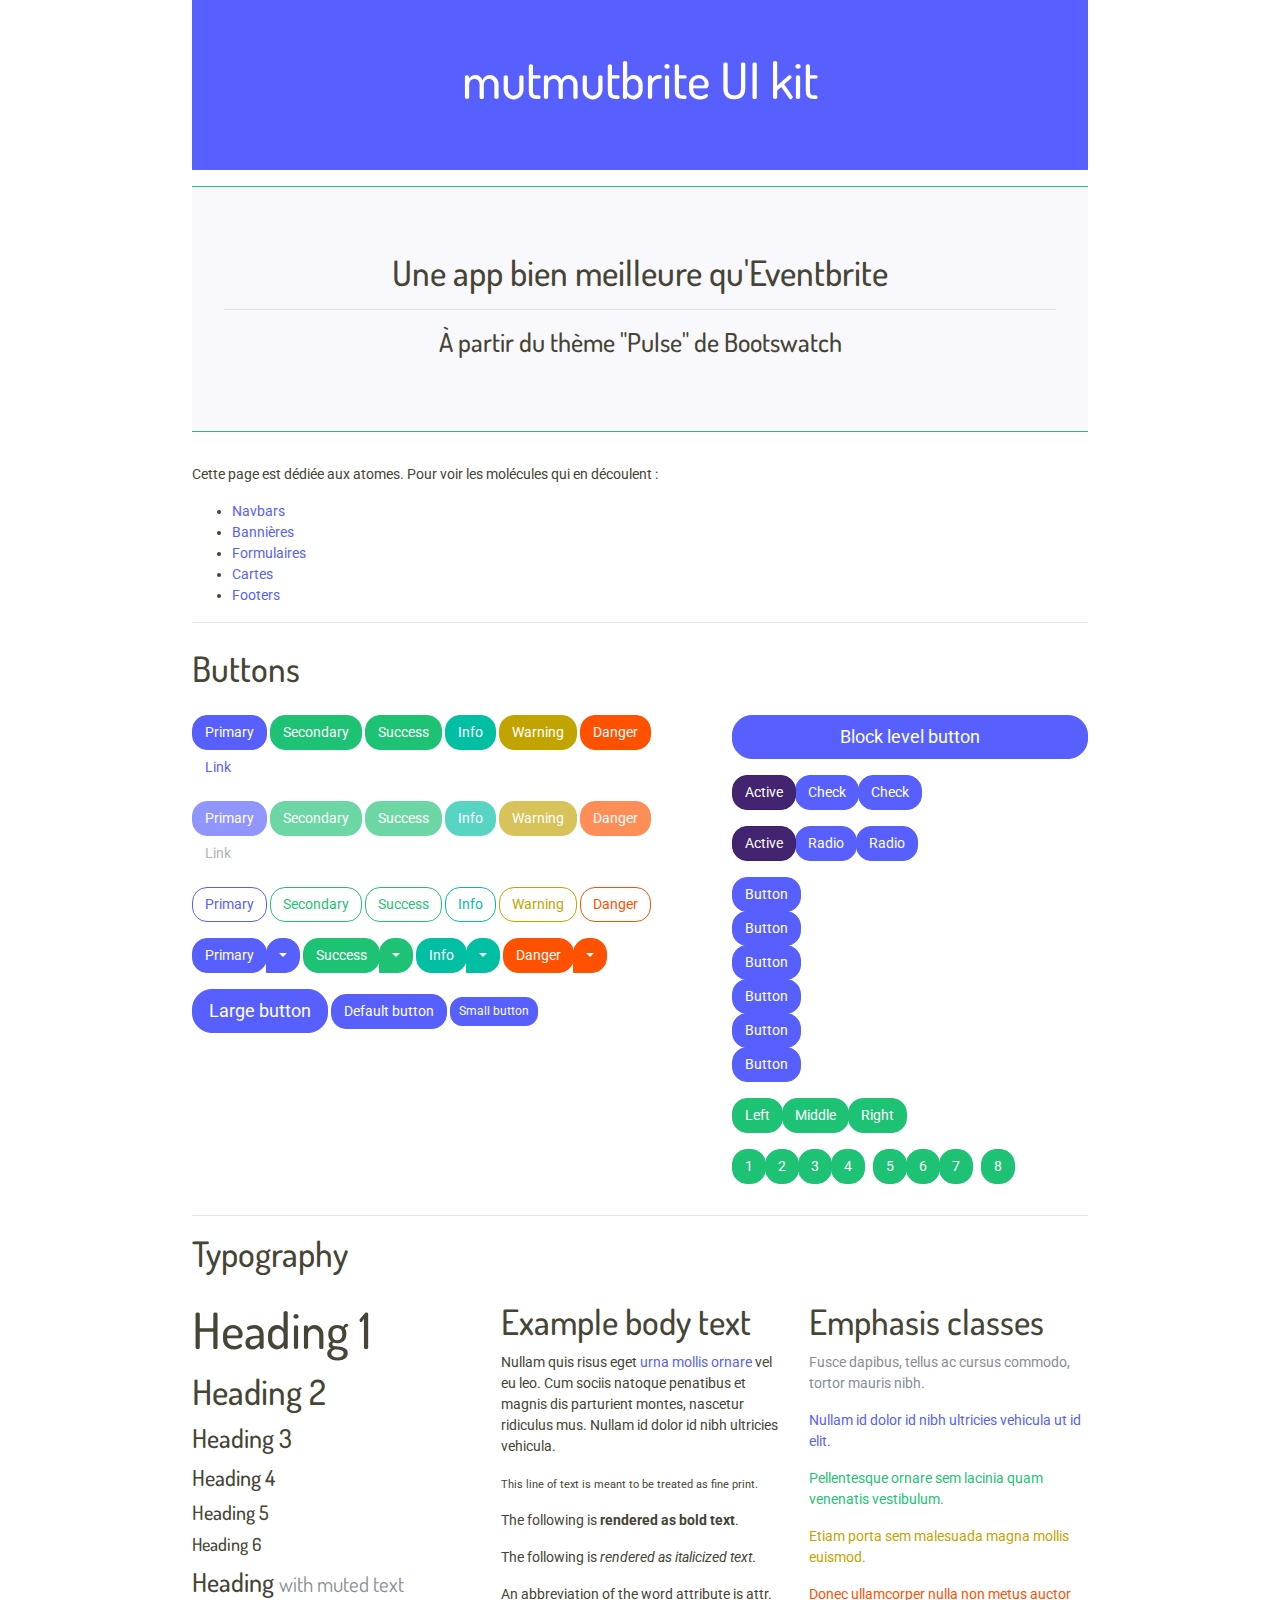
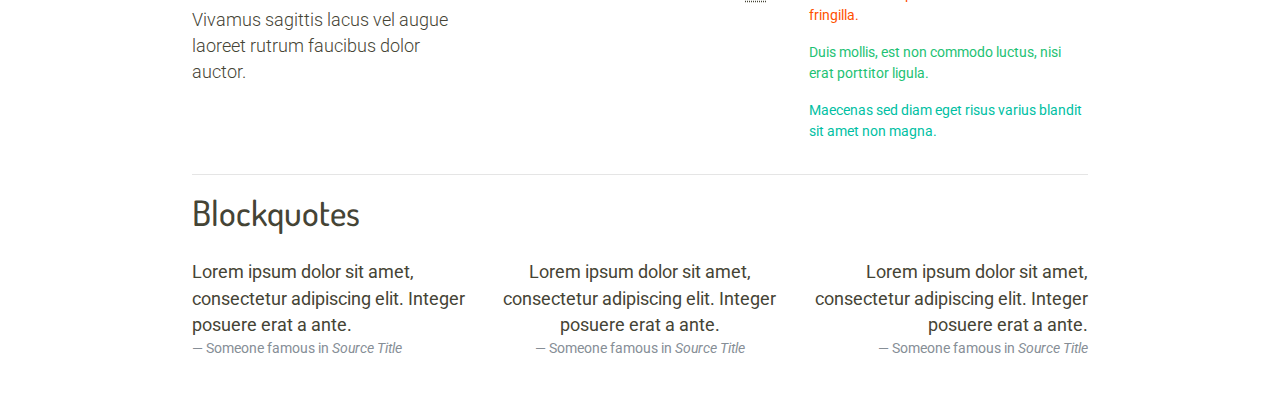
<file: index.html>
<!DOCTYPE html>
<html lang="en" dir="ltr">
  <head>
    <meta charset="utf-8">
    <title>mutmutbrite UI kit</title>
    <link rel="stylesheet" href="css/bootstrap/bootstrap.css" type="text/css">
    <link rel="stylesheet" href="css/custom.css" type="text/css">
    <link href="https://fonts.googleapis.com/css?family=Dosis:700" rel="stylesheet">
    <link href="https://fonts.googleapis.com/css?family=Roboto" rel="stylesheet">
  </head>
  <body>

    <div class="square">
      <h1 style="text-align:center" class="text-white">mutmutbrite UI kit</h1>
    </div>

    <div class="row">
      <div class="col-lg-12">
        <div class="mt-3">
          <div class="jumbotron border-bottom border-secondary border-top border-secondary">
            <h2 style="text-align:center;">Une app bien meilleure qu'Eventbrite</h2>
            <hr>
            <h3 style="text-align:center;">À partir du thème "Pulse" de Bootswatch</h3>
          </div>
        </div>
      </div>
    </div>

    <p>Cette page est dédiée aux atomes. Pour voir les molécules qui en découlent :
      <ul>
        <li> <a href="navbars.html">Navbars</a> </li>
        <li> <a href="banners.html">Bannières</a> </li>
        <li> <a href="forms.html">Formulaires</a> </li>
        <li> <a href="cards.html">Cartes</a> </li>
        <li> <a href="footers.html">Footers</a> </li>
      </ul>
    </p>

    <hr>

    <!-- Boutons
      ================================================== -->

    <div class="mt-4">
            <div class="page-header">
              <div class="row">
                <div class="col-lg-12">
                  <h2 id="buttons">Buttons</h2>
                </div>
              </div>
            </div>

            <div class="row">
              <div class="col-lg-7">

                <p class="mt-3">
                  <button type="button" class="btn btn-primary">Primary</button>
                  <button type="button" class="btn btn-secondary">Secondary</button>
                  <button type="button" class="btn btn-success">Success</button>
                  <button type="button" class="btn btn-info">Info</button>
                  <button type="button" class="btn btn-warning">Warning</button>
                  <button type="button" class="btn btn-danger">Danger</button>
                  <button type="button" class="btn btn-link">Link</button>
                </p>

                <p class="mt-3">
                  <button type="button" class="btn btn-primary disabled">Primary</button>
                  <button type="button" class="btn btn-secondary disabled">Secondary</button>
                  <button type="button" class="btn btn-success disabled">Success</button>
                  <button type="button" class="btn btn-info disabled">Info</button>
                  <button type="button" class="btn btn-warning disabled">Warning</button>
                  <button type="button" class="btn btn-danger disabled">Danger</button>
                  <button type="button" class="btn btn-link disabled">Link</button>
                </p>

                <p class="mt-3">
                  <button type="button" class="btn btn-outline-primary">Primary</button>
                  <button type="button" class="btn btn-outline-secondary">Secondary</button>
                  <button type="button" class="btn btn-outline-success">Success</button>
                  <button type="button" class="btn btn-outline-info">Info</button>
                  <button type="button" class="btn btn-outline-warning">Warning</button>
                  <button type="button" class="btn btn-outline-danger">Danger</button>
                </p>

                <div class="mt-3">
                  <div class="btn-group" role="group" aria-label="Button group with nested dropdown">
                    <button type="button" class="btn btn-primary">Primary</button>
                    <div class="btn-group" role="group">
                      <button id="btnGroupDrop1" type="button" class="btn btn-primary dropdown-toggle" data-toggle="dropdown" aria-haspopup="true" aria-expanded="false"></button>
                      <div class="dropdown-menu" aria-labelledby="btnGroupDrop1">
                        <a class="dropdown-item" href="#">Dropdown link</a>
                        <a class="dropdown-item" href="#">Dropdown link</a>
                      </div>
                    </div>
                  </div>

                  <div class="btn-group" role="group" aria-label="Button group with nested dropdown">
                    <button type="button" class="btn btn-success">Success</button>
                    <div class="btn-group" role="group">
                      <button id="btnGroupDrop2" type="button" class="btn btn-success dropdown-toggle" data-toggle="dropdown" aria-haspopup="true" aria-expanded="false"></button>
                      <div class="dropdown-menu" aria-labelledby="btnGroupDrop2">
                        <a class="dropdown-item" href="#">Dropdown link</a>
                        <a class="dropdown-item" href="#">Dropdown link</a>
                      </div>
                    </div>
                  </div>

                  <div class="btn-group" role="group" aria-label="Button group with nested dropdown">
                    <button type="button" class="btn btn-info">Info</button>
                    <div class="btn-group" role="group">
                      <button id="btnGroupDrop3" type="button" class="btn btn-info dropdown-toggle" data-toggle="dropdown" aria-haspopup="true" aria-expanded="false"></button>
                      <div class="dropdown-menu" aria-labelledby="btnGroupDrop3">
                        <a class="dropdown-item" href="#">Dropdown link</a>
                        <a class="dropdown-item" href="#">Dropdown link</a>
                      </div>
                    </div>
                  </div>

                  <div class="btn-group" role="group" aria-label="Button group with nested dropdown">
                    <button type="button" class="btn btn-danger">Danger</button>
                    <div class="btn-group" role="group">
                      <button id="btnGroupDrop4" type="button" class="btn btn-danger dropdown-toggle" data-toggle="dropdown" aria-haspopup="true" aria-expanded="false"></button>
                      <div class="dropdown-menu" aria-labelledby="btnGroupDrop4">
                        <a class="dropdown-item" href="#">Dropdown link</a>
                        <a class="dropdown-item" href="#">Dropdown link</a>
                      </div>
                    </div>
                  </div>
                </div>

                <div class="mt-3">
                  <button type="button" class="btn btn-primary btn-lg">Large button</button>
                  <button type="button" class="btn btn-primary">Default button</button>
                  <button type="button" class="btn btn-primary btn-sm">Small button</button>
                </div>

              </div>
              <div class="col-lg-5">

                <p class="mt-3">
                  <button type="button" class="btn btn-primary btn-lg btn-block">Block level button</button>
                </p>

                <div class="mt-3" style="margin-bottom: 15px;">
                  <div class="btn-group btn-group-toggle" data-toggle="buttons">
                    <label class="btn btn-primary active">
                      <input type="checkbox" checked autocomplete="off"> Active
                    </label>
                    <label class="btn btn-primary">
                      <input type="checkbox" autocomplete="off"> Check
                    </label>
                    <label class="btn btn-primary">
                      <input type="checkbox" autocomplete="off"> Check
                    </label>
                  </div>
                </div>

                <div class="mt-3" style="margin-bottom: 15px;">
                  <div class="btn-group btn-group-toggle" data-toggle="buttons">
                    <label class="btn btn-primary active">
                      <input type="radio" name="options" id="option1" autocomplete="off" checked> Active
                    </label>
                    <label class="btn btn-primary">
                      <input type="radio" name="options" id="option2" autocomplete="off"> Radio
                    </label>
                    <label class="btn btn-primary">
                      <input type="radio" name="options" id="option3" autocomplete="off"> Radio
                    </label>
                  </div>
                </div>

                <div class="mt-3">
                  <div class="btn-group-vertical" data-toggle="buttons">
                    <button type="button" class="btn btn-primary">Button</button>
                    <button type="button" class="btn btn-primary">Button</button>
                    <button type="button" class="btn btn-primary">Button</button>
                    <button type="button" class="btn btn-primary">Button</button>
                    <button type="button" class="btn btn-primary">Button</button>
                    <button type="button" class="btn btn-primary">Button</button>
                  </div>
                </div>

                <div class="mt-3" style="margin-bottom: 15px;">
                  <div class="btn-group" role="group" aria-label="Basic example">
                    <button type="button" class="btn btn-secondary">Left</button>
                    <button type="button" class="btn btn-secondary">Middle</button>
                    <button type="button" class="btn btn-secondary">Right</button>
                  </div>
                </div>

                <div class="mt-3" style="margin-bottom: 15px;">
                  <div class="btn-toolbar" role="toolbar" aria-label="Toolbar with button groups">
                    <div class="btn-group mr-2" role="group" aria-label="First group">
                      <button type="button" class="btn btn-secondary">1</button>
                      <button type="button" class="btn btn-secondary">2</button>
                      <button type="button" class="btn btn-secondary">3</button>
                      <button type="button" class="btn btn-secondary">4</button>
                    </div>
                    <div class="btn-group mr-2" role="group" aria-label="Second group">
                      <button type="button" class="btn btn-secondary">5</button>
                      <button type="button" class="btn btn-secondary">6</button>
                      <button type="button" class="btn btn-secondary">7</button>
                    </div>
                    <div class="btn-group" role="group" aria-label="Third group">
                      <button type="button" class="btn btn-secondary">8</button>
                    </div>
                  </div>
                </div>

              </div>
            </div>
          </div>

          <hr>

          <!-- Typography
      ================================================== -->
      <div class="mt-3">
        <div class="row">
          <div class="col-lg-12">
            <div class="page-header">
              <h2 id="typography">Typography</h2>
            </div>
          </div>
        </div>

        <!-- Headings -->

        <div class="row">
          <div class="col-lg-4">
            <div class="mt-3">
              <h1>Heading 1</h1>
              <h2>Heading 2</h2>
              <h3>Heading 3</h3>
              <h4>Heading 4</h4>
              <h5>Heading 5</h5>
              <h6>Heading 6</h6>
              <h3>
                Heading
                <small class="text-muted">with muted text</small>
              </h3>
              <p class="lead">Vivamus sagittis lacus vel augue laoreet rutrum faucibus dolor auctor.</p>
            </div>
          </div>
          <div class="col-lg-4">
            <div class="mt-3">
              <h2>Example body text</h2>
              <p>Nullam quis risus eget <a href="#">urna mollis ornare</a> vel eu leo. Cum sociis natoque penatibus et magnis dis parturient montes, nascetur ridiculus mus. Nullam id dolor id nibh ultricies vehicula.</p>
              <p><small>This line of text is meant to be treated as fine print.</small></p>
              <p>The following is <strong>rendered as bold text</strong>.</p>
              <p>The following is <em>rendered as italicized text</em>.</p>
              <p>An abbreviation of the word attribute is <abbr title="attribute">attr</abbr>.</p>
            </div>

          </div>
          <div class="col-lg-4">
            <div class="mt-3">
              <h2>Emphasis classes</h2>
              <p class="text-muted">Fusce dapibus, tellus ac cursus commodo, tortor mauris nibh.</p>
              <p class="text-primary">Nullam id dolor id nibh ultricies vehicula ut id elit.</p>
              <p class="text-secondary">Pellentesque ornare sem lacinia quam venenatis vestibulum.</p>
              <p class="text-warning">Etiam porta sem malesuada magna mollis euismod.</p>
              <p class="text-danger">Donec ullamcorper nulla non metus auctor fringilla.</p>
              <p class="text-success">Duis mollis, est non commodo luctus, nisi erat porttitor ligula.</p>
              <p class="text-info">Maecenas sed diam eget risus varius blandit sit amet non magna.</p>
            </div>

          </div>
        </div>

        <hr>

        <!-- Blockquotes -->

        <div class="row">
          <div class="col-lg-12">
            <h2 id="type-blockquotes">Blockquotes</h2>
          </div>
        </div>
        <div class="row">
          <div class="col-lg-4">
            <div class="mt-3">
              <blockquote class="blockquote">
                <p class="mb-0">Lorem ipsum dolor sit amet, consectetur adipiscing elit. Integer posuere erat a ante.</p>
                <footer class="blockquote-footer">Someone famous in <cite title="Source Title">Source Title</cite></footer>
              </blockquote>
            </div>
          </div>
          <div class="col-lg-4">
            <div class="mt-3">
              <blockquote class="blockquote text-center">
                <p class="mb-0">Lorem ipsum dolor sit amet, consectetur adipiscing elit. Integer posuere erat a ante.</p>
                <footer class="blockquote-footer">Someone famous in <cite title="Source Title">Source Title</cite></footer>
              </blockquote>
            </div>
          </div>
          <div class="col-lg-4">
            <div class="mt-3">
              <blockquote class="blockquote text-right">
                <p class="mb-0">Lorem ipsum dolor sit amet, consectetur adipiscing elit. Integer posuere erat a ante.</p>
                <footer class="blockquote-footer">Someone famous in <cite title="Source Title">Source Title</cite></footer>
              </blockquote>
            </div>
          </div>
        </div>
      </div>

  </body>
</html>
</file>
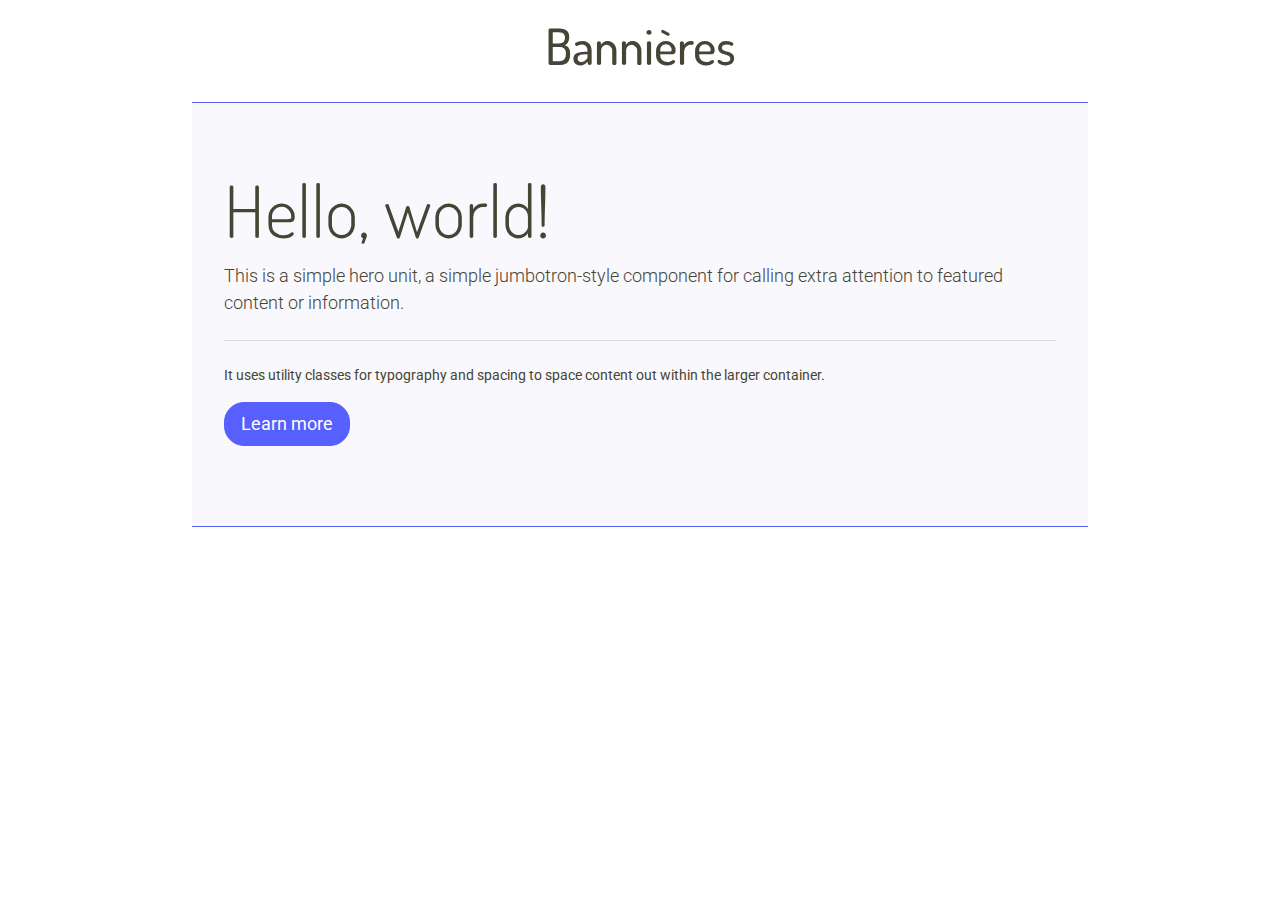
<file: banners.html>
<!DOCTYPE html>
<html lang="en" dir="ltr">
  <head>
    <meta charset="utf-8">
    <title>mutmutbrite UI kit - Banners</title>
    <link rel="stylesheet" href="css/bootstrap/bootstrap.css" type="text/css">
    <link rel="stylesheet" href="css/custom.css" type="text/css">
    <link href="https://fonts.googleapis.com/css?family=Dosis:700" rel="stylesheet">
    <link href="https://fonts.googleapis.com/css?family=Roboto" rel="stylesheet">
  </head>
  <body>

    <div class="mt-3">

      <h1 style="text-align:center;">Bannières</h1>

        <div class="row">
          <div class="col-lg-12">
            <div class="mt-3">
              <div class="jumbotron border-bottom border-primary border-top border-primary">
                <h1 class="display-3">Hello, world!</h1>
                <p class="lead">This is a simple hero unit, a simple jumbotron-style component for calling extra attention to featured content or information.</p>
                <hr class="my-4">
                <p>It uses utility classes for typography and spacing to space content out within the larger container.</p>
                <p class="lead">
                  <a class="btn btn-primary btn-lg" href="#" role="button">Learn more</a>
                </p>
              </div>
            </div>
          </div>
        </div>

  </body>
</html>
</file>
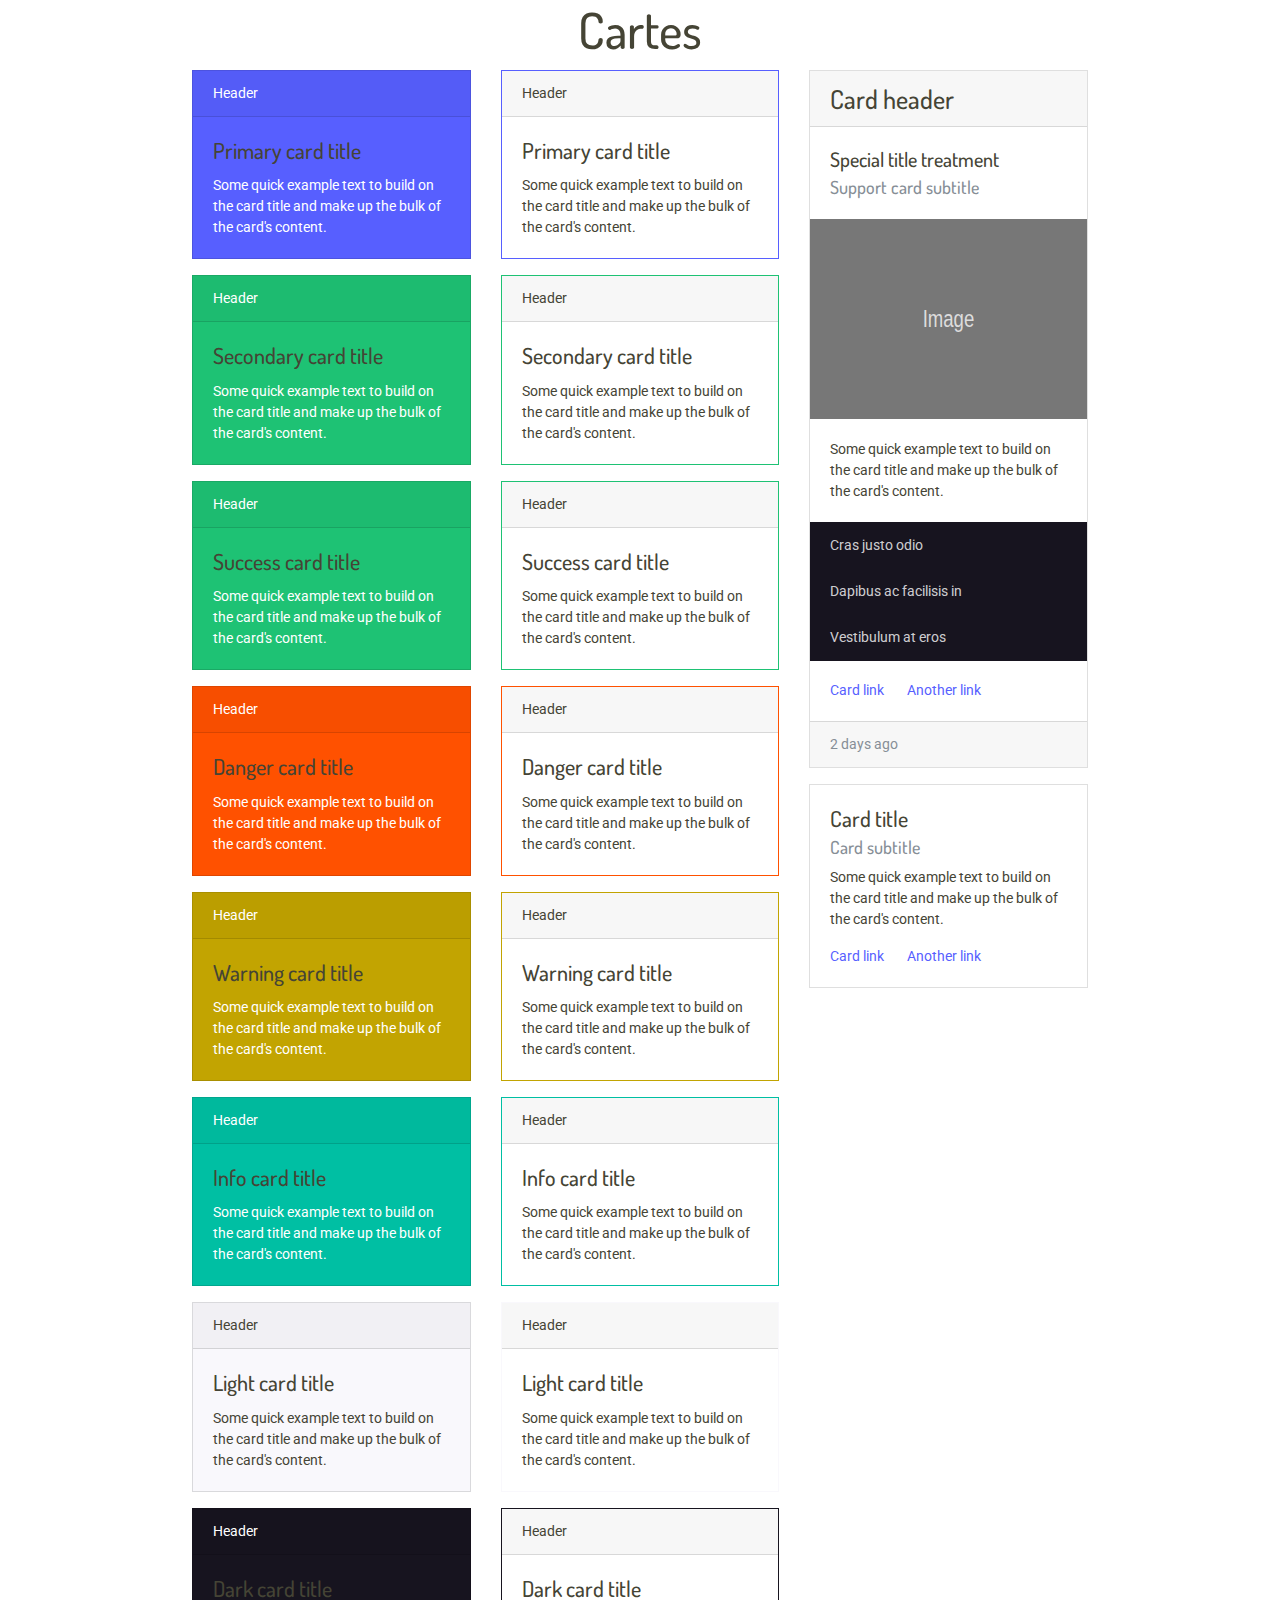
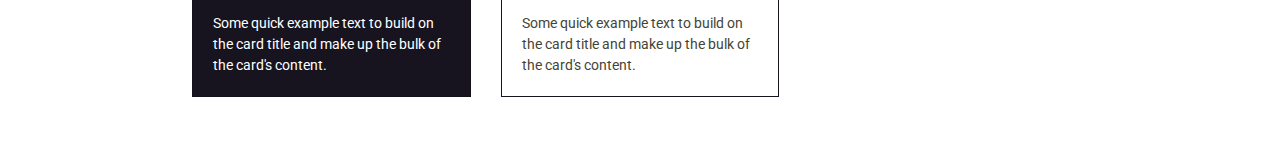
<file: cards.html>
<!DOCTYPE html>
<html lang="en" dir="ltr">
  <head>
    <meta charset="utf-8">
    <title>mutmutbrite UI kit - Cards</title>
    <link rel="stylesheet" href="css/bootstrap/bootstrap.css" type="text/css">
    <link rel="stylesheet" href="css/custom.css" type="text/css">
    <link href="https://fonts.googleapis.com/css?family=Dosis:700" rel="stylesheet">
    <link href="https://fonts.googleapis.com/css?family=Roboto" rel="stylesheet">
  </head>
  <body>

    <h1 style="text-align:center;">Cartes</h1>

        <div class="row">
          <div class="col-lg-4">
            <div class="bs-component">
              <div class="card text-white bg-primary mb-3" style="max-width: 20rem;">
                <div class="card-header">Header</div>
                <div class="card-body">
                  <h4 class="card-title">Primary card title</h4>
                  <p class="card-text">Some quick example text to build on the card title and make up the bulk of the card's content.</p>
                </div>
              </div>
              <div class="card text-white bg-secondary mb-3" style="max-width: 20rem;">
                <div class="card-header">Header</div>
                <div class="card-body">
                  <h4 class="card-title">Secondary card title</h4>
                  <p class="card-text">Some quick example text to build on the card title and make up the bulk of the card's content.</p>
                </div>
              </div>
              <div class="card text-white bg-success mb-3" style="max-width: 20rem;">
                <div class="card-header">Header</div>
                <div class="card-body">
                  <h4 class="card-title">Success card title</h4>
                  <p class="card-text">Some quick example text to build on the card title and make up the bulk of the card's content.</p>
                </div>
              </div>
              <div class="card text-white bg-danger mb-3" style="max-width: 20rem;">
                <div class="card-header">Header</div>
                <div class="card-body">
                  <h4 class="card-title">Danger card title</h4>
                  <p class="card-text">Some quick example text to build on the card title and make up the bulk of the card's content.</p>
                </div>
              </div>
              <div class="card text-white bg-warning mb-3" style="max-width: 20rem;">
                <div class="card-header">Header</div>
                <div class="card-body">
                  <h4 class="card-title">Warning card title</h4>
                  <p class="card-text">Some quick example text to build on the card title and make up the bulk of the card's content.</p>
                </div>
              </div>
              <div class="card text-white bg-info mb-3" style="max-width: 20rem;">
                <div class="card-header">Header</div>
                <div class="card-body">
                  <h4 class="card-title">Info card title</h4>
                  <p class="card-text">Some quick example text to build on the card title and make up the bulk of the card's content.</p>
                </div>
              </div>
              <div class="card bg-light mb-3" style="max-width: 20rem;">
                <div class="card-header">Header</div>
                <div class="card-body">
                  <h4 class="card-title">Light card title</h4>
                  <p class="card-text">Some quick example text to build on the card title and make up the bulk of the card's content.</p>
                </div>
              </div>
              <div class="card text-white bg-dark mb-3" style="max-width: 20rem;">
                <div class="card-header">Header</div>
                <div class="card-body">
                  <h4 class="card-title">Dark card title</h4>
                  <p class="card-text">Some quick example text to build on the card title and make up the bulk of the card's content.</p>
                </div>
              </div>
            </div>
          </div>
          <div class="col-lg-4">
            <div class="bs-component">
              <div class="card border-primary mb-3" style="max-width: 20rem;">
                <div class="card-header">Header</div>
                <div class="card-body">
                  <h4 class="card-title">Primary card title</h4>
                  <p class="card-text">Some quick example text to build on the card title and make up the bulk of the card's content.</p>
                </div>
              </div>
              <div class="card border-secondary mb-3" style="max-width: 20rem;">
                <div class="card-header">Header</div>
                <div class="card-body">
                  <h4 class="card-title">Secondary card title</h4>
                  <p class="card-text">Some quick example text to build on the card title and make up the bulk of the card's content.</p>
                </div>
              </div>
              <div class="card border-success mb-3" style="max-width: 20rem;">
                <div class="card-header">Header</div>
                <div class="card-body">
                  <h4 class="card-title">Success card title</h4>
                  <p class="card-text">Some quick example text to build on the card title and make up the bulk of the card's content.</p>
                </div>
              </div>
              <div class="card border-danger mb-3" style="max-width: 20rem;">
                <div class="card-header">Header</div>
                <div class="card-body">
                  <h4 class="card-title">Danger card title</h4>
                  <p class="card-text">Some quick example text to build on the card title and make up the bulk of the card's content.</p>
                </div>
              </div>
              <div class="card border-warning mb-3" style="max-width: 20rem;">
                <div class="card-header">Header</div>
                <div class="card-body">
                  <h4 class="card-title">Warning card title</h4>
                  <p class="card-text">Some quick example text to build on the card title and make up the bulk of the card's content.</p>
                </div>
              </div>
              <div class="card border-info mb-3" style="max-width: 20rem;">
                <div class="card-header">Header</div>
                <div class="card-body">
                  <h4 class="card-title">Info card title</h4>
                  <p class="card-text">Some quick example text to build on the card title and make up the bulk of the card's content.</p>
                </div>
              </div>
              <div class="card border-light mb-3" style="max-width: 20rem;">
                <div class="card-header">Header</div>
                <div class="card-body">
                  <h4 class="card-title">Light card title</h4>
                  <p class="card-text">Some quick example text to build on the card title and make up the bulk of the card's content.</p>
                </div>
              </div>
              <div class="card border-dark mb-3" style="max-width: 20rem;">
                <div class="card-header">Header</div>
                <div class="card-body">
                  <h4 class="card-title">Dark card title</h4>
                  <p class="card-text">Some quick example text to build on the card title and make up the bulk of the card's content.</p>
                </div>
              </div>
            </div>
          </div>

          <div class="col-lg-4">
            <div class="bs-component">
              <div class="card mb-3">
                <h3 class="card-header">Card header</h3>
                <div class="card-body">
                  <h5 class="card-title">Special title treatment</h5>
                  <h6 class="card-subtitle text-muted">Support card subtitle</h6>
                </div>
                <img style="height: 200px; width: 100%; display: block;" src="data:image/svg+xml;charset=UTF-8,%3Csvg%20width%3D%22318%22%20height%3D%22180%22%20xmlns%3D%22http%3A%2F%2Fwww.w3.org%2F2000%2Fsvg%22%20viewBox%3D%220%200%20318%20180%22%20preserveAspectRatio%3D%22none%22%3E%3Cdefs%3E%3Cstyle%20type%3D%22text%2Fcss%22%3E%23holder_158bd1d28ef%20text%20%7B%20fill%3Argba(255%2C255%2C255%2C.75)%3Bfont-weight%3Anormal%3Bfont-family%3AHelvetica%2C%20monospace%3Bfont-size%3A16pt%20%7D%20%3C%2Fstyle%3E%3C%2Fdefs%3E%3Cg%20id%3D%22holder_158bd1d28ef%22%3E%3Crect%20width%3D%22318%22%20height%3D%22180%22%20fill%3D%22%23777%22%3E%3C%2Frect%3E%3Cg%3E%3Ctext%20x%3D%22129.359375%22%20y%3D%2297.35%22%3EImage%3C%2Ftext%3E%3C%2Fg%3E%3C%2Fg%3E%3C%2Fsvg%3E" alt="Card image">
                <div class="card-body">
                  <p class="card-text">Some quick example text to build on the card title and make up the bulk of the card's content.</p>
                </div>
                <ul class="list-group list-group-flush">
                  <li class="list-group-item">Cras justo odio</li>
                  <li class="list-group-item">Dapibus ac facilisis in</li>
                  <li class="list-group-item">Vestibulum at eros</li>
                </ul>
                <div class="card-body">
                  <a href="#" class="card-link">Card link</a>
                  <a href="#" class="card-link">Another link</a>
                </div>
                <div class="card-footer text-muted">
                  2 days ago
                </div>
              </div>
              <div class="card">
                <div class="card-body">
                  <h4 class="card-title">Card title</h4>
                  <h6 class="card-subtitle mb-2 text-muted">Card subtitle</h6>
                  <p class="card-text">Some quick example text to build on the card title and make up the bulk of the card's content.</p>
                  <a href="#" class="card-link">Card link</a>
                  <a href="#" class="card-link">Another link</a>
                </div>
              </div>
            </div>
          </div>
        </div>

  </body>
</html>
</file>
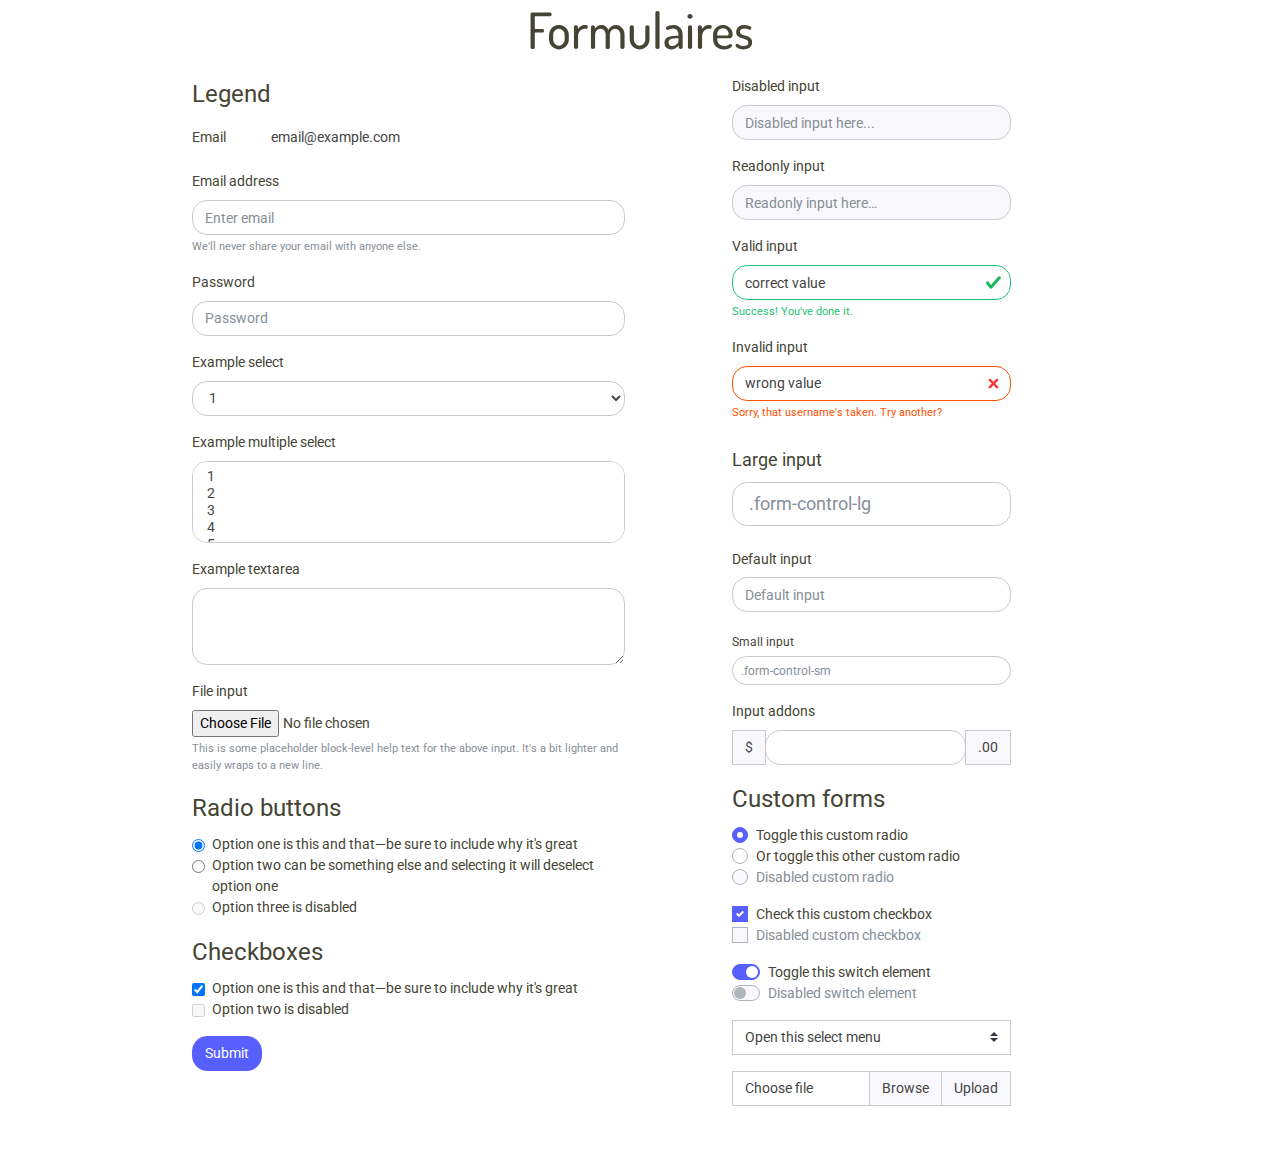
<file: forms.html>
<!DOCTYPE html>
<html lang="en" dir="ltr">
  <head>
    <meta charset="utf-8">
    <title>mutmutbrite UI kit - Formulaires</title>
    <link rel="stylesheet" href="css/bootstrap/bootstrap.css" type="text/css">
    <link rel="stylesheet" href="css/custom.css" type="text/css">
    <link href="https://fonts.googleapis.com/css?family=Dosis:700" rel="stylesheet">
    <link href="https://fonts.googleapis.com/css?family=Roboto" rel="stylesheet">
  </head>
  <body>

    <h1 style="text-align:center;">Formulaires</h1>

    <div class="mt-3">

        <div class="row">
          <div class="col-lg-6">
            <div class="bs-component">
              <form>
                <fieldset>
                  <legend>Legend</legend>
                  <div class="form-group row">
                    <label for="staticEmail" class="col-sm-2 col-form-label">Email</label>
                    <div class="col-sm-10">
                      <input type="text" readonly class="form-control-plaintext" id="staticEmail" value="email@example.com">
                    </div>
                  </div>
                  <div class="form-group">
                    <label for="exampleInputEmail1">Email address</label>
                    <input type="email" class="form-control" id="exampleInputEmail1" aria-describedby="emailHelp" placeholder="Enter email">
                    <small id="emailHelp" class="form-text text-muted">We'll never share your email with anyone else.</small>
                  </div>
                  <div class="form-group">
                    <label for="exampleInputPassword1">Password</label>
                    <input type="password" class="form-control" id="exampleInputPassword1" placeholder="Password">
                  </div>
                  <div class="form-group">
                    <label for="exampleSelect1">Example select</label>
                    <select class="form-control" id="exampleSelect1">
                      <option>1</option>
                      <option>2</option>
                      <option>3</option>
                      <option>4</option>
                      <option>5</option>
                    </select>
                  </div>
                  <div class="form-group">
                    <label for="exampleSelect2">Example multiple select</label>
                    <select multiple class="form-control" id="exampleSelect2">
                      <option>1</option>
                      <option>2</option>
                      <option>3</option>
                      <option>4</option>
                      <option>5</option>
                    </select>
                  </div>
                  <div class="form-group">
                    <label for="exampleTextarea">Example textarea</label>
                    <textarea class="form-control" id="exampleTextarea" rows="3"></textarea>
                  </div>
                  <div class="form-group">
                    <label for="exampleInputFile">File input</label>
                    <input type="file" class="form-control-file" id="exampleInputFile" aria-describedby="fileHelp">
                    <small id="fileHelp" class="form-text text-muted">This is some placeholder block-level help text for the above input. It's a bit lighter and easily wraps to a new line.</small>
                  </div>
                  <fieldset class="form-group">
                    <legend>Radio buttons</legend>
                    <div class="form-check">
                      <label class="form-check-label">
                        <input type="radio" class="form-check-input" name="optionsRadios" id="optionsRadios1" value="option1" checked>
                        Option one is this and that&mdash;be sure to include why it's great
                      </label>
                    </div>
                    <div class="form-check">
                    <label class="form-check-label">
                        <input type="radio" class="form-check-input" name="optionsRadios" id="optionsRadios2" value="option2">
                        Option two can be something else and selecting it will deselect option one
                      </label>
                    </div>
                    <div class="form-check disabled">
                    <label class="form-check-label">
                        <input type="radio" class="form-check-input" name="optionsRadios" id="optionsRadios3" value="option3" disabled>
                        Option three is disabled
                      </label>
                    </div>
                  </fieldset>
                  <fieldset class="form-group">
                    <legend>Checkboxes</legend>
                    <div class="form-check">
                      <label class="form-check-label">
                        <input class="form-check-input" type="checkbox" value="" checked>
                        Option one is this and that&mdash;be sure to include why it's great
                      </label>
                    </div>
                    <div class="form-check disabled">
                      <label class="form-check-label">
                        <input class="form-check-input" type="checkbox" value="" disabled>
                        Option two is disabled
                      </label>
                    </div>
                  </fieldset>
                  <button type="submit" class="btn btn-primary">Submit</button>
                </fieldset>
              </form>
            </div>
          </div>
          <div class="col-lg-4 offset-lg-1">

            <form class="bs-component">
              <div class="form-group">
                <fieldset disabled>
                  <label class="control-label" for="disabledInput">Disabled input</label>
                  <input class="form-control" id="disabledInput" type="text" placeholder="Disabled input here..." disabled="">
                </fieldset>
              </div>

              <div class="form-group">
                <fieldset>
                  <label class="control-label" for="readOnlyInput">Readonly input</label>
                  <input class="form-control" id="readOnlyInput" type="text" placeholder="Readonly input here…" readonly>
                </fieldset>
              </div>

              <div class="form-group has-success">
                <label class="form-control-label" for="inputSuccess1">Valid input</label>
                <input type="text" value="correct value" class="form-control is-valid" id="inputValid">
                <div class="valid-feedback">Success! You've done it.</div>
              </div>

              <div class="form-group has-danger">
                <label class="form-control-label" for="inputDanger1">Invalid input</label>
                <input type="text" value="wrong value" class="form-control is-invalid" id="inputInvalid">
                <div class="invalid-feedback">Sorry, that username's taken. Try another?</div>
              </div>

              <div class="form-group">
                <label class="col-form-label col-form-label-lg" for="inputLarge">Large input</label>
                <input class="form-control form-control-lg" type="text" placeholder=".form-control-lg" id="inputLarge">
              </div>

              <div class="form-group">
                <label class="col-form-label" for="inputDefault">Default input</label>
                <input type="text" class="form-control" placeholder="Default input" id="inputDefault">
              </div>

              <div class="form-group">
                <label class="col-form-label col-form-label-sm" for="inputSmall">Small input</label>
                <input class="form-control form-control-sm" type="text" placeholder=".form-control-sm" id="inputSmall">
              </div>

              <div class="form-group">
                <label class="control-label">Input addons</label>
                <div class="form-group">
                  <div class="input-group mb-3">
                    <div class="input-group-prepend">
                      <span class="input-group-text">$</span>
                    </div>
                    <input type="text" class="form-control" aria-label="Amount (to the nearest dollar)">
                    <div class="input-group-append">
                      <span class="input-group-text">.00</span>
                    </div>
                  </div>
                </div>
              </div>
            </form>

            <div class="bs-component">
              <fieldset>
                <legend>Custom forms</legend>
                <div class="form-group">
                  <div class="custom-control custom-radio">
                    <input type="radio" id="customRadio1" name="customRadio" class="custom-control-input" checked>
                    <label class="custom-control-label" for="customRadio1">Toggle this custom radio</label>
                  </div>
                  <div class="custom-control custom-radio">
                    <input type="radio" id="customRadio2" name="customRadio" class="custom-control-input">
                    <label class="custom-control-label" for="customRadio2">Or toggle this other custom radio</label>
                  </div>
                  <div class="custom-control custom-radio">
                    <input type="radio" id="customRadio3" name="customRadio" class="custom-control-input" disabled>
                    <label class="custom-control-label" for="customRadio3">Disabled custom radio</label>
                  </div>
                </div>
                <div class="form-group">
                  <div class="custom-control custom-checkbox">
                    <input type="checkbox" class="custom-control-input" id="customCheck1" checked>
                    <label class="custom-control-label" for="customCheck1">Check this custom checkbox</label>
                  </div>
                  <div class="custom-control custom-checkbox">
                    <input type="checkbox" class="custom-control-input" id="customCheck2" disabled>
                    <label class="custom-control-label" for="customCheck2">Disabled custom checkbox</label>
                  </div>
                </div>
                <div class="form-group">
                  <div class="custom-control custom-switch">
                    <input type="checkbox" class="custom-control-input" id="customSwitch1" checked>
                    <label class="custom-control-label" for="customSwitch1">Toggle this switch element</label>
                  </div>
                  <div class="custom-control custom-switch">
                    <input type="checkbox" class="custom-control-input" disabled id="customSwitch2">
                    <label class="custom-control-label" for="customSwitch2">Disabled switch element</label>
                  </div>
                </div>
                <div class="form-group">
                  <select class="custom-select">
                    <option selected>Open this select menu</option>
                    <option value="1">One</option>
                    <option value="2">Two</option>
                    <option value="3">Three</option>
                  </select>
                </div>
                <div class="form-group">
                  <div class="input-group mb-3">
                    <div class="custom-file">
                      <input type="file" class="custom-file-input" id="inputGroupFile02">
                      <label class="custom-file-label" for="inputGroupFile02">Choose file</label>
                    </div>
                    <div class="input-group-append">
                      <span class="input-group-text" id="">Upload</span>
                    </div>
                  </div>
                </div>
              </fieldset>
            </div>

          </div>
        </div>
      </div>

  </body>
</html>
</file>
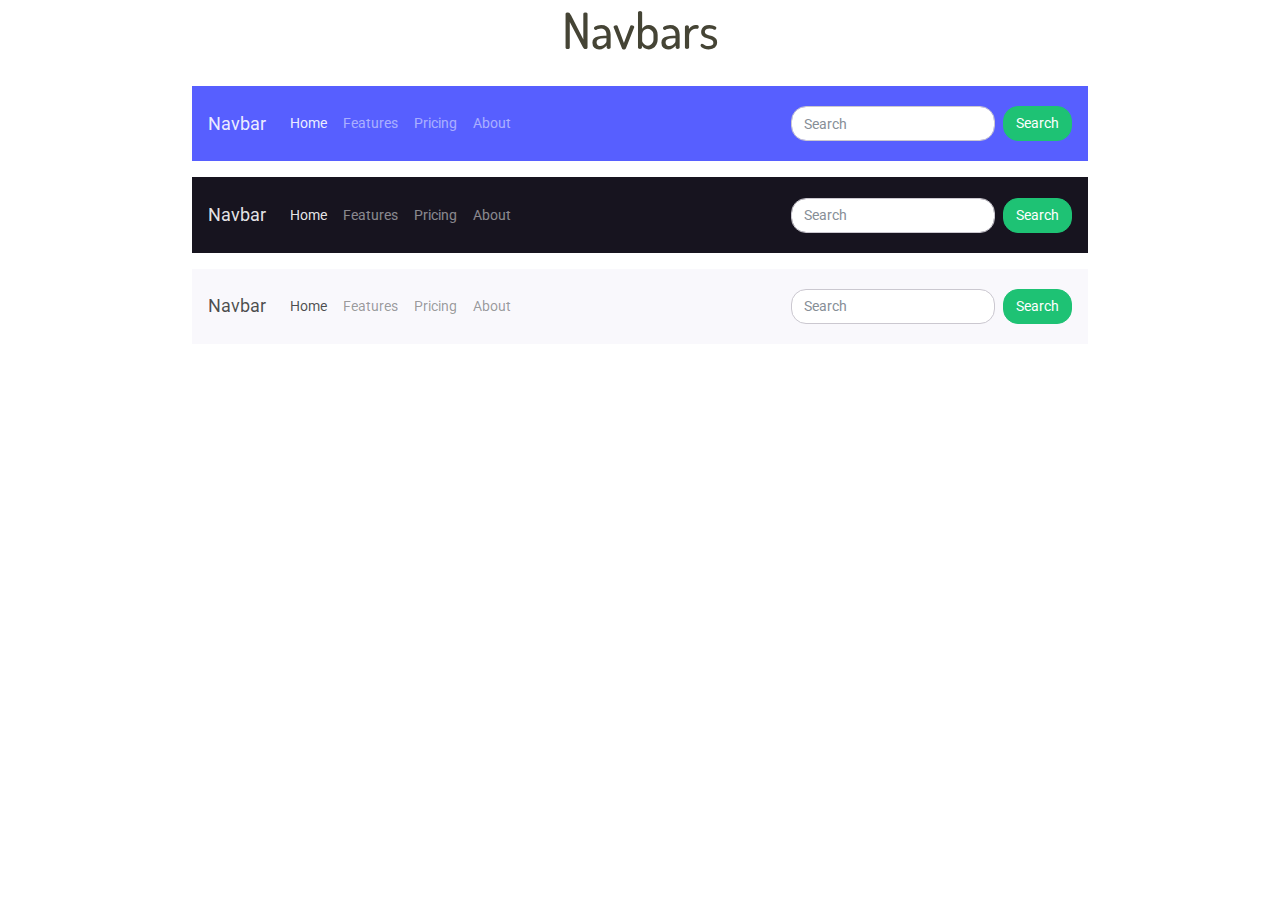
<file: navbars.html>
<!DOCTYPE html>
<html lang="en" dir="ltr">
  <head>
    <meta charset="utf-8">
    <title>mutmutbrite UI kit - Navbars</title>
    <link rel="stylesheet" href="css/bootstrap/bootstrap.css" type="text/css">
    <link rel="stylesheet" href="css/custom.css" type="text/css">
    <link href="https://fonts.googleapis.com/css?family=Dosis:700" rel="stylesheet">
    <link href="https://fonts.googleapis.com/css?family=Roboto" rel="stylesheet">
  </head>
  <body>

    <h1 style="text-align:center;">Navbars</h1>

    <div class="bs-docs-section clearfix">
       <div class="row">
         <div class="col-lg-12">

           <div class="mt-3">
             <nav class="navbar navbar-expand-lg navbar-dark bg-primary">
               <a class="navbar-brand" href="#">Navbar</a>
               <button class="navbar-toggler" type="button" data-toggle="collapse" data-target="#navbarColor01" aria-controls="navbarColor01" aria-expanded="false" aria-label="Toggle navigation">
                 <span class="navbar-toggler-icon"></span>
               </button>

               <div class="collapse navbar-collapse" id="navbarColor01">
                 <ul class="navbar-nav mr-auto">
                   <li class="nav-item active">
                     <a class="nav-link" href="#">Home <span class="sr-only">(current)</span></a>
                   </li>
                   <li class="nav-item">
                     <a class="nav-link" href="#">Features</a>
                   </li>
                   <li class="nav-item">
                     <a class="nav-link" href="#">Pricing</a>
                   </li>
                   <li class="nav-item">
                     <a class="nav-link" href="#">About</a>
                   </li>
                 </ul>
                 <form class="form-inline my-2 my-lg-0">
                   <input class="form-control mr-sm-2" type="text" placeholder="Search">
                   <button class="btn btn-secondary my-2 my-sm-0" type="submit">Search</button>
                 </form>
               </div>
             </nav>
           </div>

           <div class="mt-3">
             <nav class="navbar navbar-expand-lg navbar-dark bg-dark">
               <a class="navbar-brand" href="#">Navbar</a>
               <button class="navbar-toggler" type="button" data-toggle="collapse" data-target="#navbarColor02" aria-controls="navbarColor02" aria-expanded="false" aria-label="Toggle navigation">
                 <span class="navbar-toggler-icon"></span>
               </button>

               <div class="collapse navbar-collapse" id="navbarColor02">
                 <ul class="navbar-nav mr-auto">
                   <li class="nav-item active">
                     <a class="nav-link" href="#">Home <span class="sr-only">(current)</span></a>
                   </li>
                   <li class="nav-item">
                     <a class="nav-link" href="#">Features</a>
                   </li>
                   <li class="nav-item">
                     <a class="nav-link" href="#">Pricing</a>
                   </li>
                   <li class="nav-item">
                     <a class="nav-link" href="#">About</a>
                   </li>
                 </ul>
                 <form class="form-inline my-2 my-lg-0">
                   <input class="form-control mr-sm-2" type="text" placeholder="Search">
                   <button class="btn btn-secondary my-2 my-sm-0" type="submit">Search</button>
                 </form>
               </div>
             </nav>
           </div>

           <div class="mt-3">
             <nav class="navbar navbar-expand-lg navbar-light bg-light">
               <a class="navbar-brand" href="#">Navbar</a>
               <button class="navbar-toggler" type="button" data-toggle="collapse" data-target="#navbarColor03" aria-controls="navbarColor03" aria-expanded="false" aria-label="Toggle navigation">
                 <span class="navbar-toggler-icon"></span>
               </button>

               <div class="collapse navbar-collapse" id="navbarColor03">
                 <ul class="navbar-nav mr-auto">
                   <li class="nav-item active">
                     <a class="nav-link" href="#">Home <span class="sr-only">(current)</span></a>
                   </li>
                   <li class="nav-item">
                     <a class="nav-link" href="#">Features</a>
                   </li>
                   <li class="nav-item">
                     <a class="nav-link" href="#">Pricing</a>
                   </li>
                   <li class="nav-item">
                     <a class="nav-link" href="#">About</a>
                   </li>
                 </ul>
                 <form class="form-inline my-2 my-lg-0">
                   <input class="form-control mr-sm-2" type="text" placeholder="Search">
                   <button class="btn btn-secondary my-2 my-sm-0" type="submit">Search</button>
                 </form>
               </div>
             </nav>
           </div>

         </div>
       </div>
     </div>



  </body>
</html>
</file>
<file: css/custom.css>
body {
	margin-bottom: 40px; margin-right: 15%; margin-left: 15%; font-family: 'Roboto', sans-serif; color: #454435;
}

h1, h2, h3, h4, h5, h6 {
	font-family: 'Dosis', sans-serif; color: #454435; margin-bottom: 10px;
}

h1 {
	font-size: 50px;
}

h2 {
	font-size: 35px;
}

h3 {
	font-size: 26px;
}

h4 {
	font-size: 22px;
}

h5 {
	font-size: 20px;
}

h6 {
	font-size: 18px;
}

.square {
padding: 50px;
width: 100%;
height: 100%;
text-align: center;
background-color: #575FFF;
display: inline-block;}
</file>
